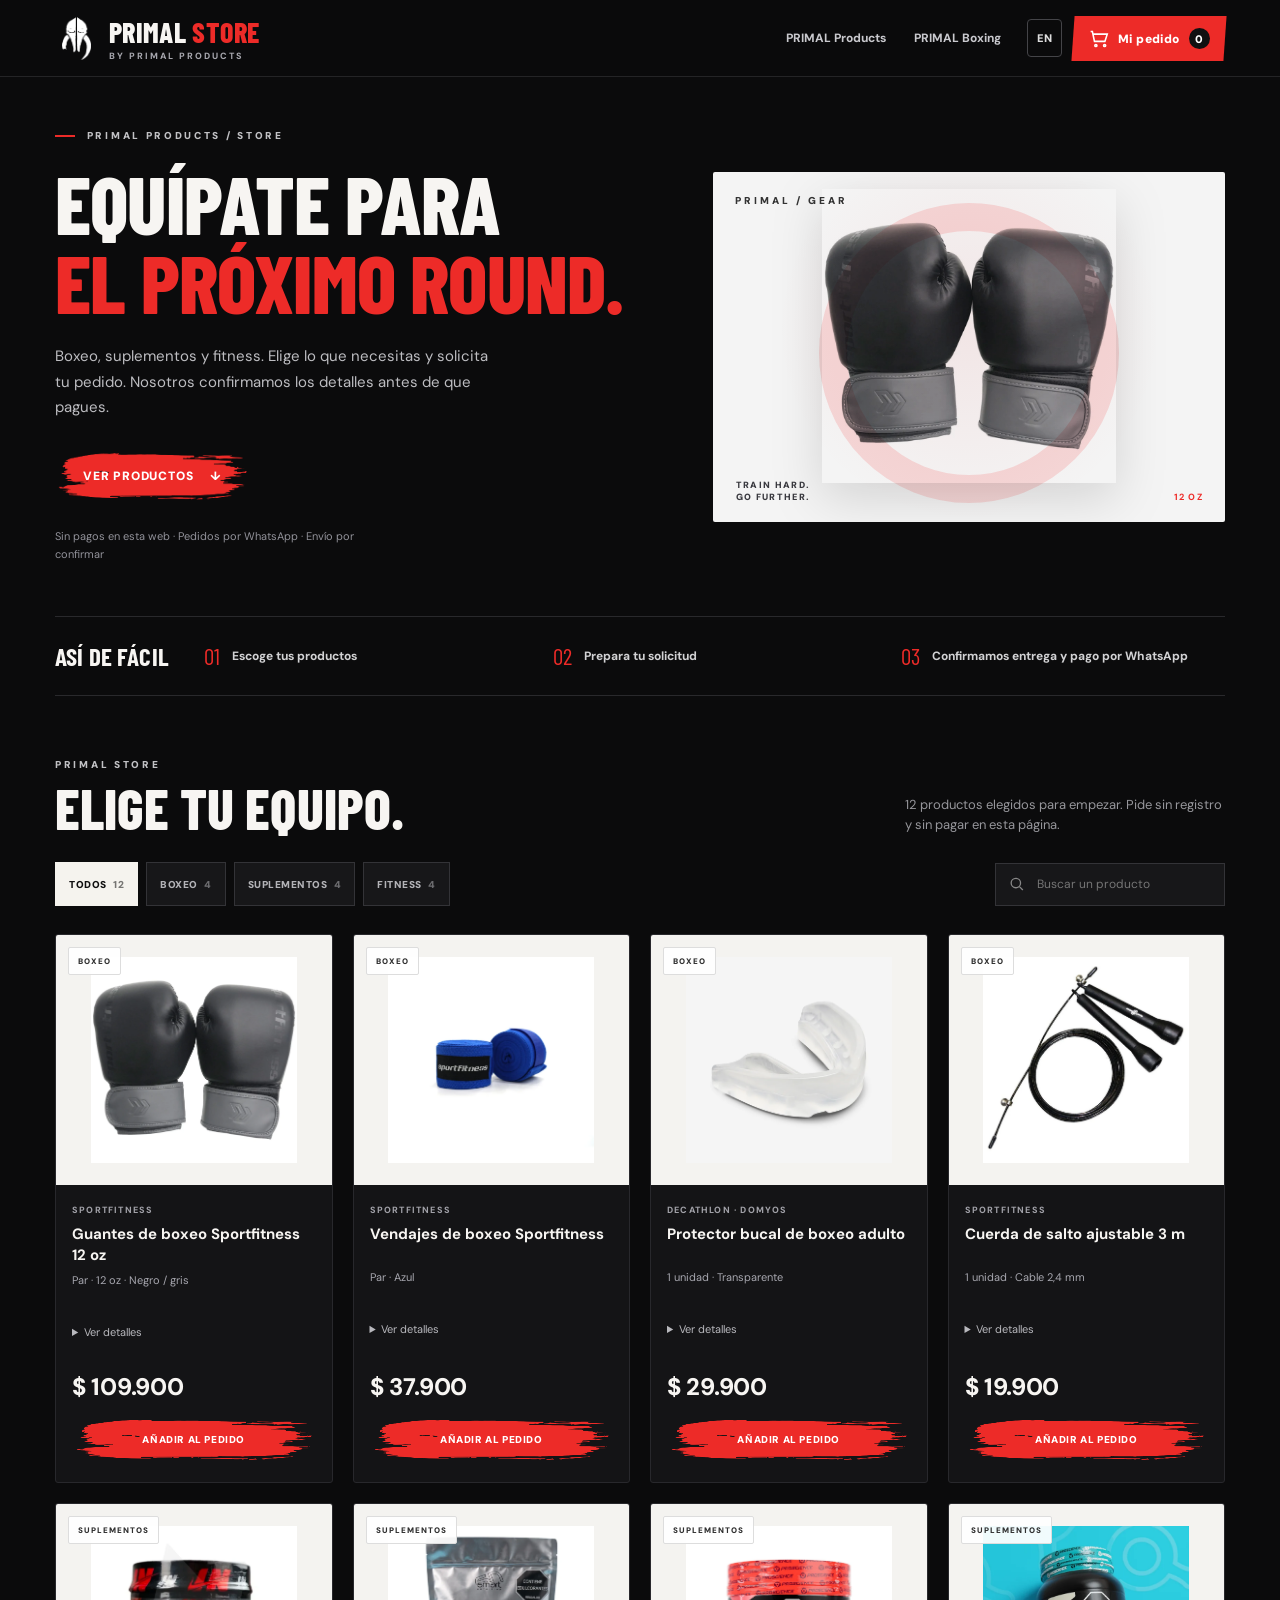
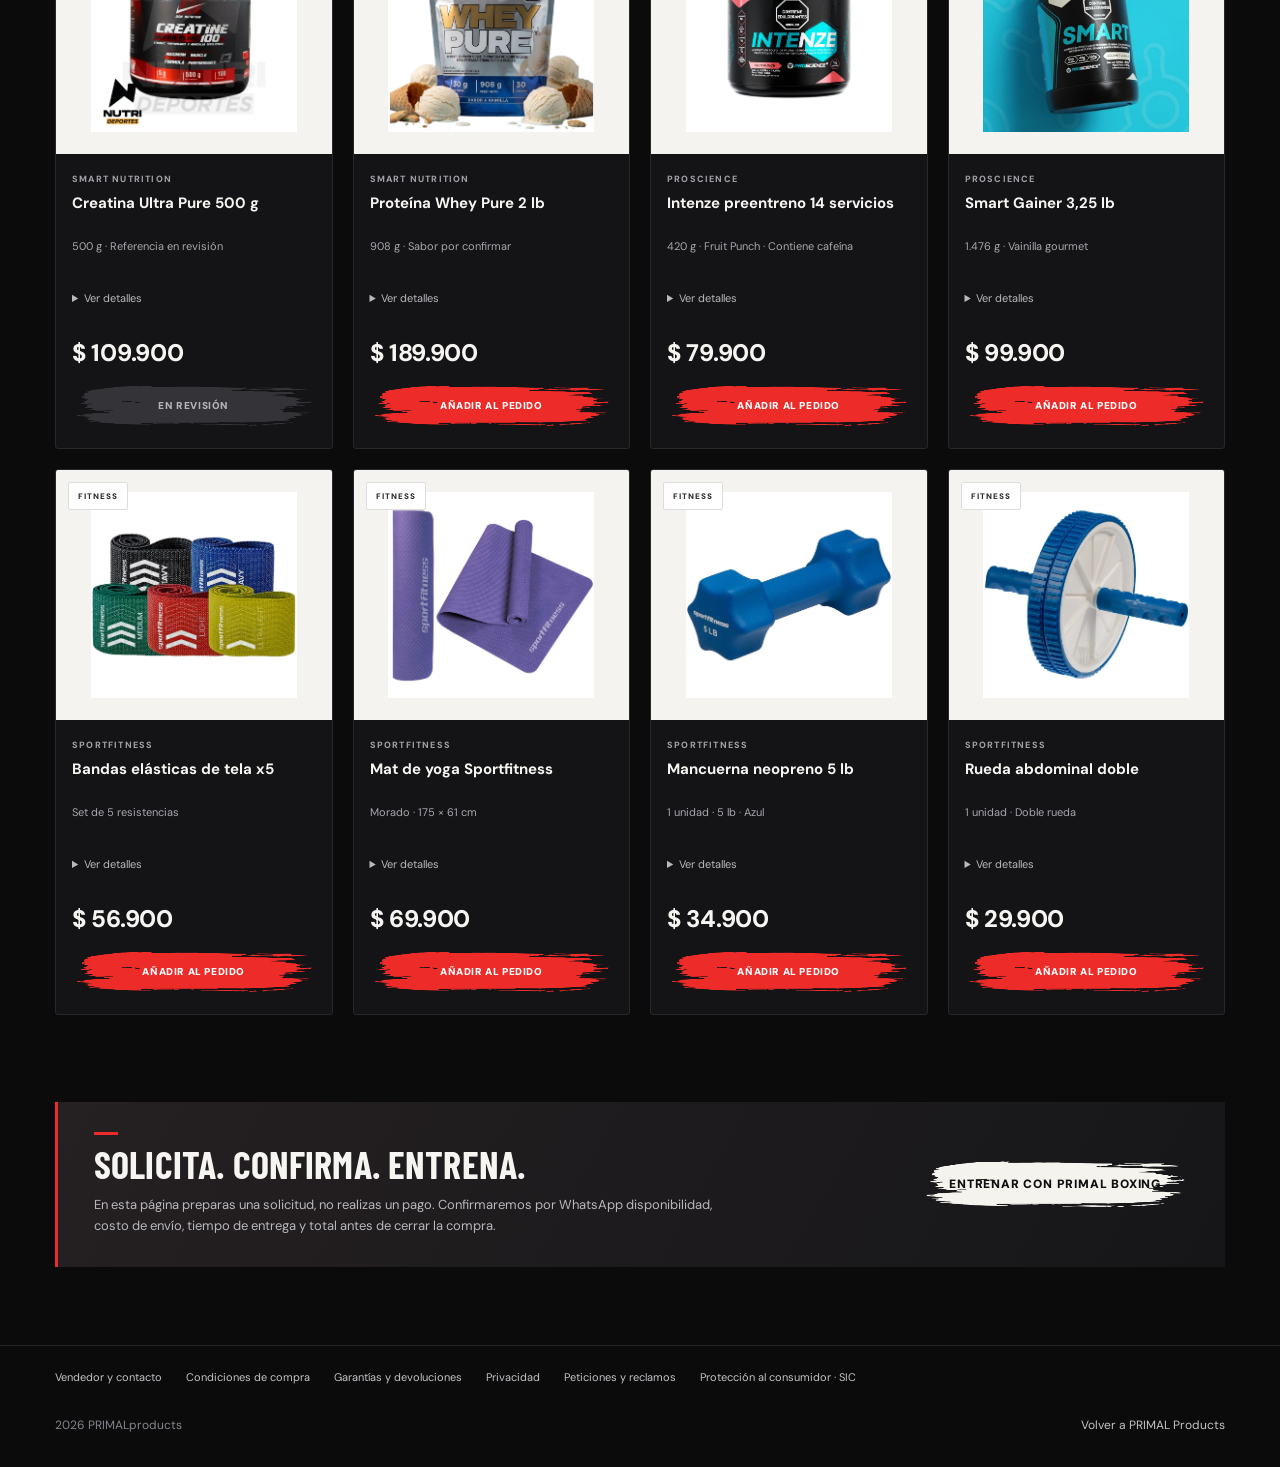
<file: index.html>
<!doctype html>
<html lang="es">
<head>
  <meta charset="utf-8">
  <meta name="viewport" content="width=device-width, initial-scale=1, viewport-fit=cover">
  <meta name="theme-color" content="#0c0c0c">
  <meta name="description" content="PRIMAL Store: pide equipo de boxeo, suplementos y fitness desde Medellín. Selecciona y solicita por WhatsApp; confirmamos envío antes de pagar.">
  <link rel="canonical" href="https://primalproducts.com.co/Store/">
  <link rel="icon" href="imagenes/primal-icon.png" type="image/png">
  <meta property="og:title" content="PRIMAL Store | Equípate para el próximo round">
  <meta property="og:description" content="Boxeo, suplementos y fitness. Prepara tu pedido y confirma por WhatsApp antes de pagar.">
  <meta property="og:image" content="https://primalproducts.com.co/primal-share.jpg">
  <link rel="preconnect" href="https://fonts.googleapis.com">
  <link rel="preconnect" href="https://fonts.gstatic.com" crossorigin>
  <link href="https://fonts.googleapis.com/css2?family=Barlow+Condensed:wght@600;700;800;900&family=DM+Sans:wght@400;500;600;700;800&display=swap" rel="stylesheet">
  <link rel="stylesheet" href="style.css">
  <title>PRIMAL Store | Boxeo, suplementos y fitness</title>
  <script defer src="catalogo.js"></script>
  <script defer src="pedido.js"></script>
  <script defer src="app.js"></script>
</head>
<body>
  <a class="skip" href="#productos">Ir a los productos</a>
  <header class="header">
    <div class="shell header-in">
      <a class="brand" href="https://primalproducts.com.co/" aria-label="Volver a PRIMAL Products">
        <img src="imagenes/primal-icon.png" alt="Icono original PRIMAL Products" width="43" height="43">
        <span><b>PRIMAL<span class="red"> STORE</span></b><small>BY PRIMAL PRODUCTS</small></span>
      </a>
      <nav class="topnav" aria-label="Navegación principal">
        <a href="https://primalproducts.com.co/" id="backLink">PRIMAL Products</a>
        <a href="https://primalproducts.com.co/Primal-Boxing/" id="boxingLink">PRIMAL Boxing</a>
      </nav>
      <div class="header-actions">
        <button class="lang-btn" id="langBtn" type="button" aria-label="Change language">EN</button>
        <button class="cart-btn" id="openCart" aria-controls="drawer" aria-expanded="false" type="button" aria-label="Ver pedido">
          <svg width="21" height="21" viewBox="0 0 24 24" fill="none" stroke="currentColor" stroke-width="1.8" aria-hidden="true"><path d="M3 4h2l2.4 11.3h11.9L22 7H6"/><circle cx="9" cy="20" r="1.2"/><circle cx="19" cy="20" r="1.2"/></svg>
          <span id="cartLabel">Mi pedido</span><span id="cartCount">0</span>
        </button>
      </div>
    </div>
  </header>
  <main>
    <noscript><p class="shell">Activa JavaScript para consultar el catálogo y preparar tu pedido.</p></noscript>
    <section class="hero shell" aria-labelledby="heroTitle">
      <div class="hero-copy">
        <div class="eyebrow"><span class="red-line"></span> PRIMAL PRODUCTS / STORE</div>
        <h1 id="heroTitle">EQUÍPATE PARA<br><em>EL PRÓXIMO ROUND.</em></h1>
        <p id="heroText">Boxeo, suplementos y fitness. Elige lo que necesitas y solicita tu pedido. Nosotros confirmamos los detalles antes de que pagues.</p>
        <a href="#productos" class="brush primary" id="exploreBtn">VER PRODUCTOS <span aria-hidden="true">↓</span></a>
        <div class="hero-fine" id="heroFine">Sin pagos en esta web · Pedidos por WhatsApp · Envío por confirmar</div>
      </div>
      <div class="hero-feature" aria-hidden="true">
        <span class="feature-label">PRIMAL / GEAR</span>
        <div class="hero-ring"></div>
        <img src="imagenes/box-guantes-12.webp" alt="" width="330" height="330">
        <div class="feature-foot"><span>TRAIN HARD.<br>GO FURTHER.</span><b>12 OZ</b></div>
      </div>
    </section>
    <section class="how shell" aria-labelledby="howTitle">
      <h2 id="howTitle">ASÍ DE FÁCIL</h2>
      <div class="how-steps">
        <div><span>01</span><p id="step1">Escoge tus productos</p></div>
        <div><span>02</span><p id="step2">Prepara tu solicitud</p></div>
        <div><span>03</span><p id="step3">Confirmamos entrega y pago por WhatsApp</p></div>
      </div>
    </section>
    <section id="productos" class="shop-section shell">
      <div class="section-heading"><div><div class="eyebrow">PRIMAL STORE</div><h2 id="catalogTitle">ELIGE TU EQUIPO.</h2></div><p id="catalogSub">12 productos elegidos para empezar. Pide sin registro y sin pagar en esta página.</p></div>
      <div class="shop-tools">
        <div class="filters" id="filters" aria-label="Filtrar por categoría">
          <button type="button" class="filter active" data-cat="todos">TODOS <span>12</span></button>
          <button type="button" class="filter" data-cat="boxeo">BOXEO <span>4</span></button>
          <button type="button" class="filter" data-cat="suplementos">SUPLEMENTOS <span>4</span></button>
          <button type="button" class="filter" data-cat="fitness">FITNESS <span>4</span></button>
        </div>
        <label class="search"><svg width="18" height="18" viewBox="0 0 24 24" fill="none" stroke="currentColor" stroke-width="2" aria-hidden="true"><circle cx="10.5" cy="10.5" r="7.2"/><path d="m16 16 5.2 5.2"/></svg><input id="search" type="search" placeholder="Buscar un producto" aria-label="Buscar productos"></label>
      </div>
      <div class="product-grid" id="productGrid"></div>
      <div id="emptyProducts" class="empty-products" hidden>No encontramos productos con esa búsqueda.</div>
    </section>
    <section class="notice shell">
      <div><span class="notice-line"></span><h2 id="noticeTitle">SOLICITA. CONFIRMA. ENTRENA.</h2><p id="noticeBody">En esta página preparas una solicitud, no realizas un pago. Confirmaremos por WhatsApp disponibilidad, costo de envío, tiempo de entrega y total antes de cerrar la compra.</p></div>
      <a href="https://primalproducts.com.co/Primal-Boxing/" class="brush secondary" id="trainingCta">ENTRENAR CON PRIMAL BOXING</a>
    </section>
  </main>
  <footer class="footer"><nav class="shell legal-nav" aria-label="Información de compra"><a href="legal.html#vendedor">Vendedor y contacto</a><a href="legal.html#compra">Condiciones de compra</a><a href="legal.html#devoluciones">Garantías y devoluciones</a><a href="legal.html#privacidad">Privacidad</a><a href="legal.html#reclamos">Peticiones y reclamos</a><a href="https://www.sic.gov.co/" target="_blank" rel="noopener noreferrer">Protección al consumidor · SIC</a></nav><div class="shell footer-in"><span>2026 PRIMALproducts</span><a href="https://primalproducts.com.co/" id="footerBack">Volver a PRIMAL Products</a></div></footer>

  <div id="overlay" class="overlay" hidden></div>
  <aside id="drawer" class="drawer" role="dialog" aria-modal="true" aria-labelledby="drawerTitle" aria-hidden="true" inert tabindex="-1">
    <div class="drawer-head"><div><small>PRIMAL STORE</small><h2 id="drawerTitle">TU PEDIDO</h2></div><button type="button" class="close" id="closeCart" aria-label="Cerrar pedido">×</button></div>
    <div id="cartItems" class="cart-items"></div>
    <div id="copyPanel" class="copy-panel" hidden><label for="orderSummary" id="summaryLabel">Resumen para copiar</label><textarea id="orderSummary" readonly rows="6"></textarea></div>
    <div class="drawer-bottom">
      <div class="total"><span id="subtotalLabel">Subtotal</span><b id="subtotal">$0</b></div>
      <small id="shippingCopy">El envío se confirma antes del pago.</small>
      <a class="checkout-wa" id="checkout" target="_blank" rel="noopener noreferrer" aria-describedby="checkoutHelp">
        <svg width="28" height="28" viewBox="0 0 24 24" fill="currentColor" aria-hidden="true"><path d="M20.5 3.5A11.9 11.9 0 0 0 12 0 12 12 0 0 0 1.6 18L0 24l6.2-1.6A12 12 0 0 0 24 12c0-3.2-1.2-6.2-3.5-8.5ZM12 22a10 10 0 0 1-5.1-1.4l-.4-.2-3.7 1 1-3.6-.3-.4A10 10 0 1 1 12 22Zm5.5-7.4c-.3-.1-1.8-.9-2.1-1-.3-.1-.5-.1-.7.2-.2.3-.8 1-.9 1.1-.2.2-.3.2-.6.1-.3-.2-1.3-.5-2.4-1.5-.9-.8-1.5-1.8-1.7-2.1-.2-.3 0-.5.1-.6l.5-.6.3-.5c.1-.2 0-.4 0-.5l-1-2.3c-.2-.6-.5-.5-.7-.5h-.6c-.2 0-.5.1-.8.4-.3.3-1 1-1 2.5s1.1 2.9 1.3 3.1c.1.2 2.1 3.3 5.1 4.6.7.3 1.3.5 1.7.6.7.2 1.3.2 1.8.1.5-.1 1.8-.8 2-1.4.3-.7.3-1.3.2-1.4-.1-.2-.3-.2-.6-.4Z"/></svg>
        <span><strong id="checkoutTitle">COMPRAR POR WHATSAPP</strong><small id="checkoutSubtitle">Tu pedido listo. Hablemos.</small></span><span class="cta-arrow" aria-hidden="true">→</span>
      </a>
      <small id="checkoutHelp" class="checkout-help" role="status"></small>
      <p class="checkout-legal" id="checkoutLegal">El mensaje llevará los productos de tu carrito. Revisa las <a href="legal.html#compra" target="_blank" rel="noopener">condiciones</a> y el <a href="legal.html#privacidad" target="_blank" rel="noopener">aviso de privacidad</a>.</p>
      <div class="order-actions"><button id="copyOrder" type="button">Copiar pedido</button><button id="downloadOrder" type="button">Descargar resumen</button><button id="clearCart" type="button">Vaciar pedido</button></div>
    </div>
  </aside>
  <button id="mobileCart" class="mobile-cart" type="button" hidden><span id="mobileCartText">Ver mi pedido</span><b id="mobileTotal"></b><span aria-hidden="true">→</span></button>
  <div id="toast" class="toast" role="status" aria-live="polite"></div>
</body>
</html>
</file>
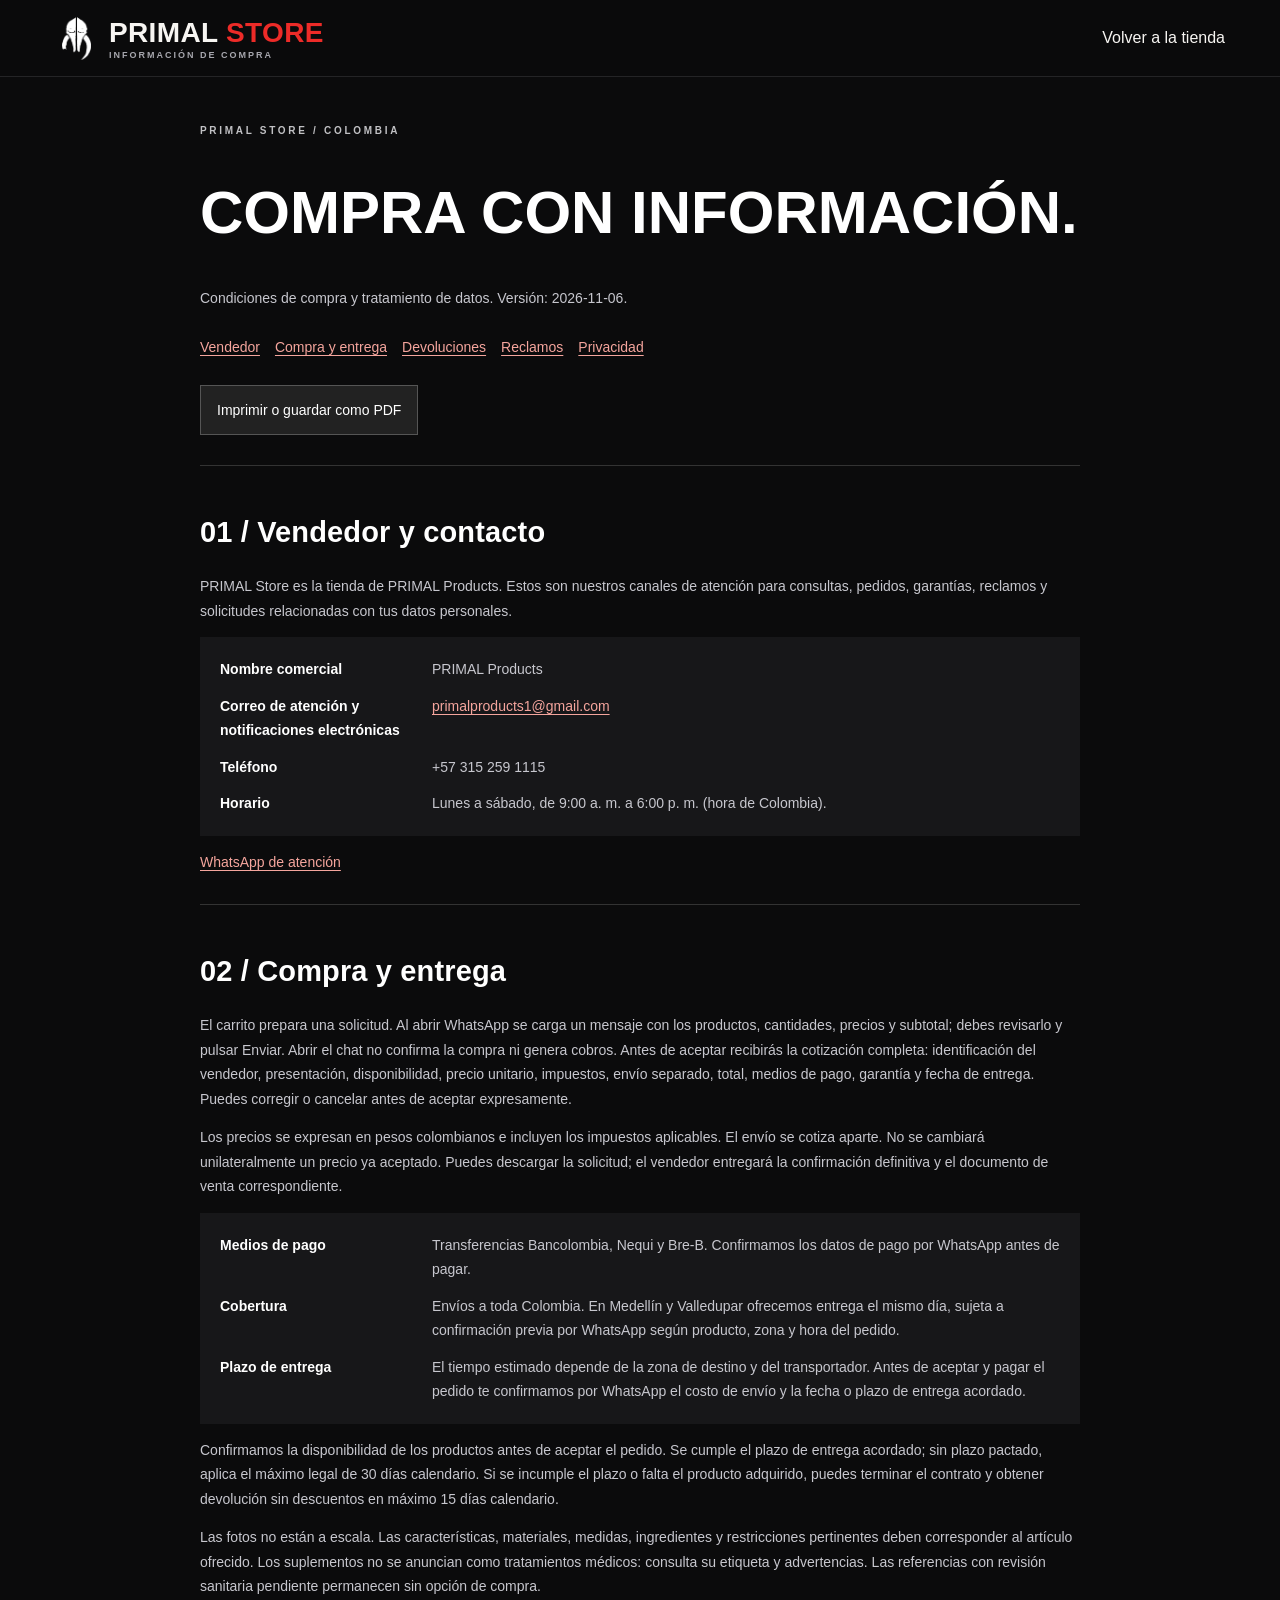
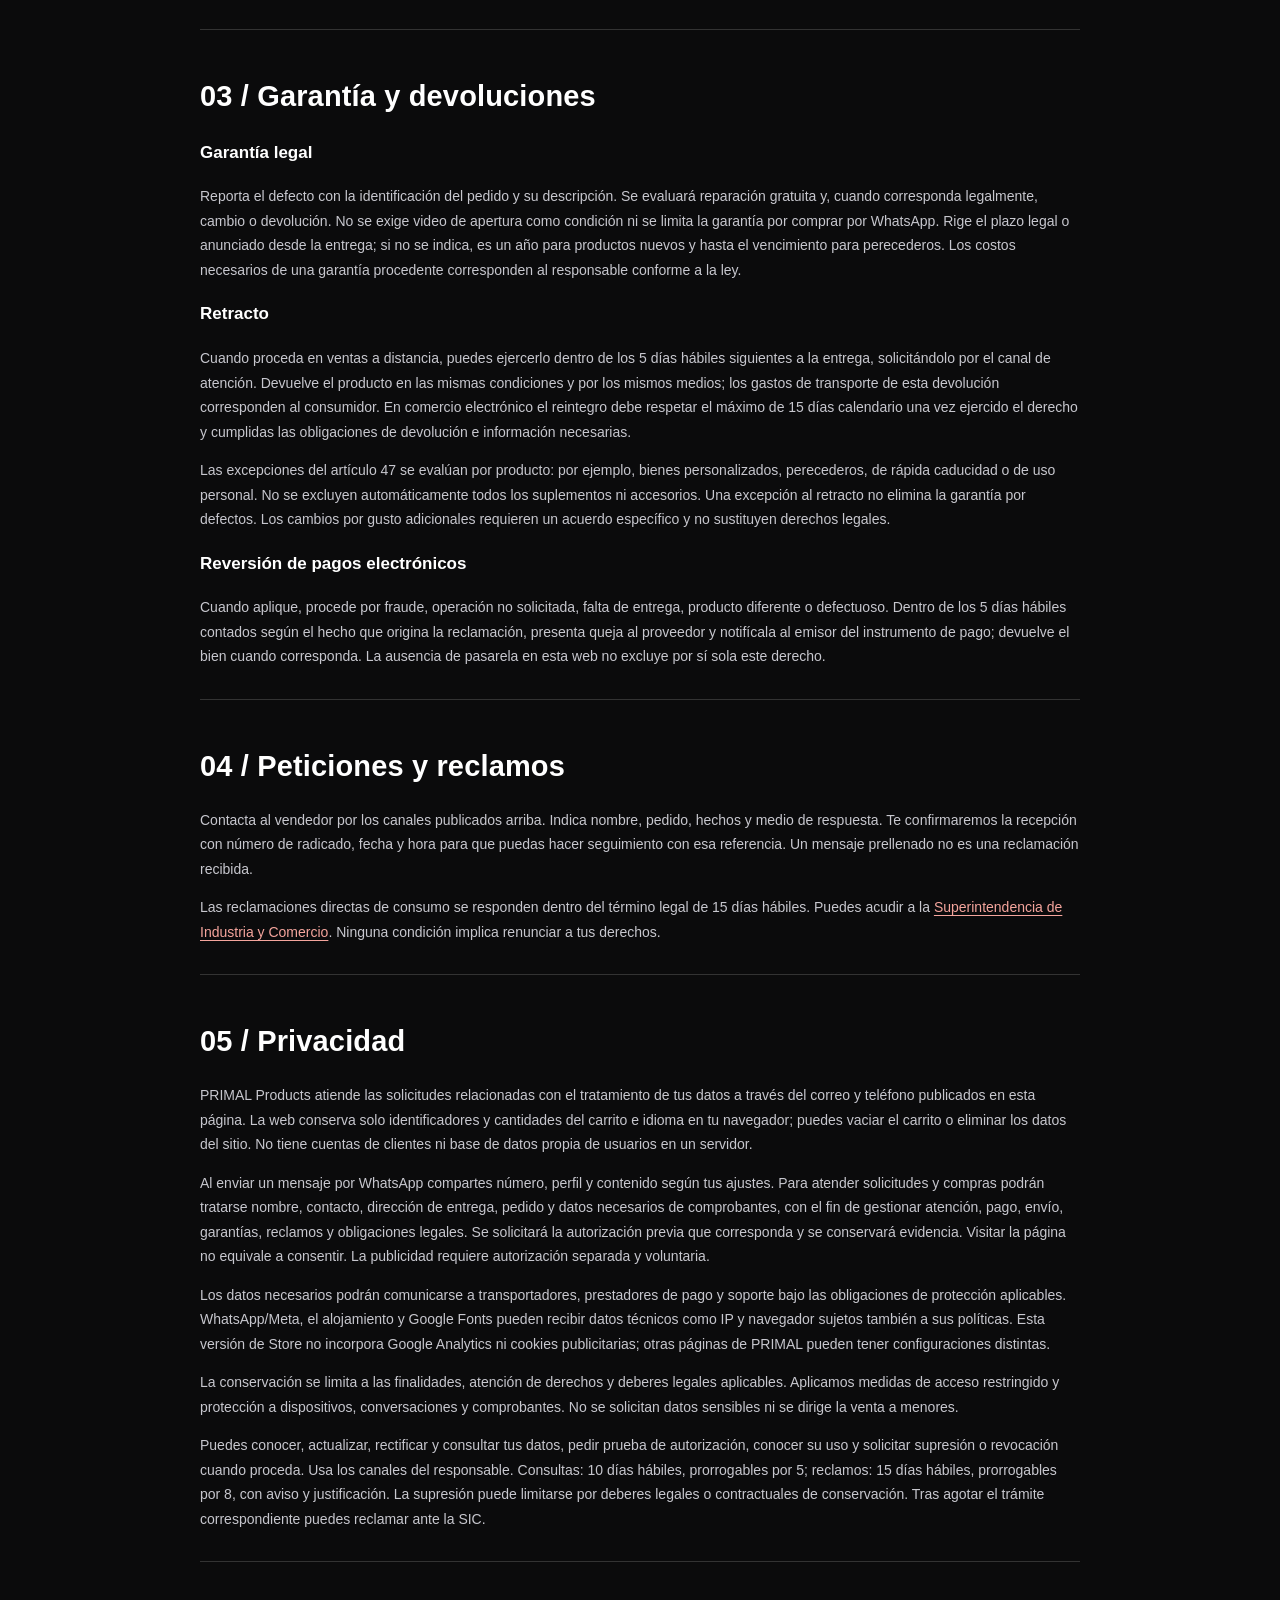
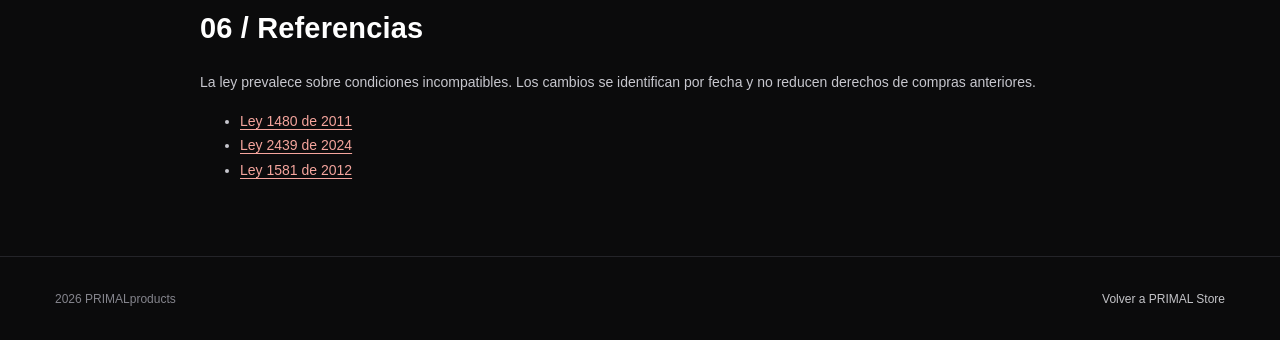
<file: legal.html>
<!doctype html><html lang="es"><head><meta charset="utf-8"><meta name="viewport" content="width=device-width,initial-scale=1"><title>Condiciones y privacidad | PRIMAL Store</title><link rel="icon" href="imagenes/primal-icon.png"><link rel="stylesheet" href="style.css"><link rel="stylesheet" href="legal.css"><script defer src="catalogo.js"></script><script defer src="negocio.js"></script><script defer src="legal.js"></script></head><body>
<header class="header"><div class="shell header-in"><a class="brand" href="index.html"><img src="imagenes/primal-icon.png" width="43" height="43" alt="PRIMAL Products"><span><b>PRIMAL<span class="red"> STORE</span></b><small>INFORMACIÓN DE COMPRA</small></span></a><a href="index.html">Volver a la tienda</a></div></header>
<main class="shell legal-page"><div class="eyebrow">PRIMAL STORE / COLOMBIA</div><h1>COMPRA CON INFORMACIÓN.</h1><p>Condiciones de compra y tratamiento de datos. Versión: <span data-business="vigencia">2026-11-06</span>.</p>
<nav class="legal-index"><a href="#vendedor">Vendedor</a><a href="#compra">Compra y entrega</a><a href="#devoluciones">Devoluciones</a><a href="#reclamos">Reclamos</a><a href="#privacidad">Privacidad</a></nav><button id="printLegal">Imprimir o guardar como PDF</button>
<section id="vendedor"><h2>01 / Vendedor y contacto</h2><p>PRIMAL Store es la tienda de PRIMAL Products. Estos son nuestros canales de atención para consultas, pedidos, garantías, reclamos y solicitudes relacionadas con tus datos personales.</p><dl><dt>Nombre comercial</dt><dd data-business="nombreComercial"></dd><dt>Correo de atención y notificaciones electrónicas</dt><dd id="businessEmail"></dd><dt>Teléfono</dt><dd data-business="telefono"></dd><dt>Horario</dt><dd data-business="horario"></dd></dl><a id="contactWA" hidden target="_blank" rel="noopener">WhatsApp de atención</a></section>
<section id="compra"><h2>02 / Compra y entrega</h2><p>El carrito prepara una solicitud. Al abrir WhatsApp se carga un mensaje con los productos, cantidades, precios y subtotal; debes revisarlo y pulsar Enviar. Abrir el chat no confirma la compra ni genera cobros. Antes de aceptar recibirás la cotización completa: identificación del vendedor, presentación, disponibilidad, precio unitario, impuestos, envío separado, total, medios de pago, garantía y fecha de entrega. Puedes corregir o cancelar antes de aceptar expresamente.</p><p>Los precios se expresan en pesos colombianos e incluyen los impuestos aplicables. El envío se cotiza aparte. No se cambiará unilateralmente un precio ya aceptado. Puedes descargar la solicitud; el vendedor entregará la confirmación definitiva y el documento de venta correspondiente.</p><dl><dt>Medios de pago</dt><dd data-business="mediosPago"></dd><dt>Cobertura</dt><dd data-business="cobertura"></dd><dt>Plazo de entrega</dt><dd data-business="plazoEntrega"></dd></dl><p>Confirmamos la disponibilidad de los productos antes de aceptar el pedido. Se cumple el plazo de entrega acordado; sin plazo pactado, aplica el máximo legal de 30 días calendario. Si se incumple el plazo o falta el producto adquirido, puedes terminar el contrato y obtener devolución sin descuentos en máximo 15 días calendario.</p><p>Las fotos no están a escala. Las características, materiales, medidas, ingredientes y restricciones pertinentes deben corresponder al artículo ofrecido. Los suplementos no se anuncian como tratamientos médicos: consulta su etiqueta y advertencias. Las referencias con revisión sanitaria pendiente permanecen sin opción de compra.</p></section>
<section id="devoluciones"><h2>03 / Garantía y devoluciones</h2><h3>Garantía legal</h3><p>Reporta el defecto con la identificación del pedido y su descripción. Se evaluará reparación gratuita y, cuando corresponda legalmente, cambio o devolución. No se exige video de apertura como condición ni se limita la garantía por comprar por WhatsApp. Rige el plazo legal o anunciado desde la entrega; si no se indica, es un año para productos nuevos y hasta el vencimiento para perecederos. Los costos necesarios de una garantía procedente corresponden al responsable conforme a la ley.</p><h3>Retracto</h3><p>Cuando proceda en ventas a distancia, puedes ejercerlo dentro de los 5 días hábiles siguientes a la entrega, solicitándolo por el canal de atención. Devuelve el producto en las mismas condiciones y por los mismos medios; los gastos de transporte de esta devolución corresponden al consumidor. En comercio electrónico el reintegro debe respetar el máximo de 15 días calendario una vez ejercido el derecho y cumplidas las obligaciones de devolución e información necesarias.</p><p>Las excepciones del artículo 47 se evalúan por producto: por ejemplo, bienes personalizados, perecederos, de rápida caducidad o de uso personal. No se excluyen automáticamente todos los suplementos ni accesorios. Una excepción al retracto no elimina la garantía por defectos. Los cambios por gusto adicionales requieren un acuerdo específico y no sustituyen derechos legales.</p><h3>Reversión de pagos electrónicos</h3><p>Cuando aplique, procede por fraude, operación no solicitada, falta de entrega, producto diferente o defectuoso. Dentro de los 5 días hábiles contados según el hecho que origina la reclamación, presenta queja al proveedor y notifícala al emisor del instrumento de pago; devuelve el bien cuando corresponda. La ausencia de pasarela en esta web no excluye por sí sola este derecho.</p></section>
<section id="reclamos"><h2>04 / Peticiones y reclamos</h2><p>Contacta al vendedor por los canales publicados arriba. Indica nombre, pedido, hechos y medio de respuesta. Te confirmaremos la recepción con número de radicado, fecha y hora para que puedas hacer seguimiento con esa referencia. Un mensaje prellenado no es una reclamación recibida.</p><p>Las reclamaciones directas de consumo se responden dentro del término legal de 15 días hábiles. Puedes acudir a la <a href="https://www.sic.gov.co/" target="_blank" rel="noopener">Superintendencia de Industria y Comercio</a>. Ninguna condición implica renunciar a tus derechos.</p></section>
<section id="privacidad"><h2>05 / Privacidad</h2><p>PRIMAL Products atiende las solicitudes relacionadas con el tratamiento de tus datos a través del correo y teléfono publicados en esta página. La web conserva solo identificadores y cantidades del carrito e idioma en tu navegador; puedes vaciar el carrito o eliminar los datos del sitio. No tiene cuentas de clientes ni base de datos propia de usuarios en un servidor.</p><p>Al enviar un mensaje por WhatsApp compartes número, perfil y contenido según tus ajustes. Para atender solicitudes y compras podrán tratarse nombre, contacto, dirección de entrega, pedido y datos necesarios de comprobantes, con el fin de gestionar atención, pago, envío, garantías, reclamos y obligaciones legales. Se solicitará la autorización previa que corresponda y se conservará evidencia. Visitar la página no equivale a consentir. La publicidad requiere autorización separada y voluntaria.</p><p>Los datos necesarios podrán comunicarse a transportadores, prestadores de pago y soporte bajo las obligaciones de protección aplicables. WhatsApp/Meta, el alojamiento y Google Fonts pueden recibir datos técnicos como IP y navegador sujetos también a sus políticas. Esta versión de Store no incorpora Google Analytics ni cookies publicitarias; otras páginas de PRIMAL pueden tener configuraciones distintas.</p><p>La conservación se limita a las finalidades, atención de derechos y deberes legales aplicables. Aplicamos medidas de acceso restringido y protección a dispositivos, conversaciones y comprobantes. No se solicitan datos sensibles ni se dirige la venta a menores.</p><p>Puedes conocer, actualizar, rectificar y consultar tus datos, pedir prueba de autorización, conocer su uso y solicitar supresión o revocación cuando proceda. Usa los canales del responsable. Consultas: 10 días hábiles, prorrogables por 5; reclamos: 15 días hábiles, prorrogables por 8, con aviso y justificación. La supresión puede limitarse por deberes legales o contractuales de conservación. Tras agotar el trámite correspondiente puedes reclamar ante la SIC.</p></section>
<section><h2>06 / Referencias</h2><p>La ley prevalece sobre condiciones incompatibles. Los cambios se identifican por fecha y no reducen derechos de compras anteriores.</p><ul><li><a href="https://www.funcionpublica.gov.co/eva/gestornormativo/norma.php?i=44306">Ley 1480 de 2011</a></li><li><a href="https://www.funcionpublica.gov.co/eva/gestornormativo/norma.php/norma_pdf.php?i=257116">Ley 2439 de 2024</a></li><li><a href="https://www.funcionpublica.gov.co/eva/gestornormativo/norma.php/norma_pdf.php?i=49981">Ley 1581 de 2012</a></li></ul></section>
</main><footer class="footer"><div class="shell footer-in"><span>2026 PRIMALproducts</span><a href="index.html">Volver a PRIMAL Store</a></div></footer></body></html>
</file>
<file: style.css>
:root{color-scheme:dark;--bg:#0b0b0c;--panel:#161619;--line:#29292c;--muted:#96969b;--text:#f7f5f2;--red:#ed2b28;--reddeep:#af161a;--white:#f5f3ee}
*{box-sizing:border-box}html{scroll-behavior:smooth;scroll-padding-top:96px}body{margin:0;color:var(--text);background:var(--bg);font-family:Inter,'Arial',sans-serif;-webkit-font-smoothing:antialiased}body.locked{overflow:hidden}button,input{font:inherit}button{cursor:pointer}a{color:inherit;text-decoration:none}.shell{width:min(1170px,calc(100% - 52px));margin:auto}.skip{position:absolute;top:-100px;left:0;background:white;color:black;padding:10px;z-index:100}.skip:focus{top:0}.red{color:var(--red)}.header{position:sticky;top:0;z-index:30;background:rgba(11,11,12,.96);border-bottom:1px solid #242426;backdrop-filter:blur(16px)}.header-in{height:78px;display:flex;align-items:center;justify-content:space-between;gap:26px}.brand{display:flex;align-items:center;gap:11px;white-space:nowrap}.brand img{height:43px;width:43px;object-fit:contain;mix-blend-mode:screen}.brand b{font-family:Impact,'Arial Narrow',sans-serif;font-size:26px;letter-spacing:.35px;font-weight:800}.brand small{display:block;font-size:9px;letter-spacing:2px;margin-top:1px;color:#a7a7ae;font-weight:800}.topnav{display:flex;gap:28px;margin-left:auto}.topnav a{font-size:12px;font-weight:750;color:#c9c9ce}.topnav a:hover,.footer a:hover{color:white}.header-actions{display:flex;align-items:center;gap:11px}.lang-btn{background:none;color:#ddd;border:1px solid #444448;padding:11px 9px;font-size:11px;font-weight:900;border-radius:4px}.cart-btn{background:var(--red);border:0;color:white;padding:12px 15px;display:flex;gap:9px;align-items:center;font-weight:900;font-size:12px;letter-spacing:.4px;transform:skew(-4deg)}.cart-btn>*{transform:skew(4deg)}#cartCount{background:#101011;min-width:21px;height:21px;display:inline-grid;place-items:center;border-radius:50%;font-size:11px}
.hero{display:grid;grid-template-columns:1.2fr .8fr;min-height:494px;gap:32px;padding-top:65px;padding-bottom:68px}.hero-copy{align-self:center}.eyebrow{font-size:10px;color:#c1c1c4;font-weight:900;letter-spacing:2.7px}.red-line{display:inline-block;width:20px;height:2px;background:var(--red);vertical-align:middle;margin-right:7px}.hero h1,h2{font-family:Impact,'Arial Narrow',sans-serif;letter-spacing:.15px}.hero h1{font-size:clamp(58px,6.5vw,99px);line-height:.94;font-weight:900;margin:21px 0 24px}.hero h1 em{font-style:normal;color:var(--red)}.hero-copy>p{max-width:520px;color:#bdbdc1;font-size:16px;line-height:1.75;margin:0 0 28px}.brush{display:inline-flex;align-items:center;justify-content:center;gap:17px;position:relative;padding:16px 23px;border:0;font-size:12px;letter-spacing:.8px;font-weight:1000;font-family:Inter,Arial,sans-serif;clip-path:polygon(1% 5%,95% 0,100% 16%,97% 89%,90% 96%,4% 100%,0 78%);transition:filter .2s,transform .2s}.brush:hover{filter:brightness(1.13);transform:translateY(-2px)}.brush:active{transform:translateY(0)}.brush.primary{color:white;background:var(--red)}.brush.secondary{border:1px solid #fff;color:white;background:#171717;clip-path:polygon(0 11%,96% 0,100% 17%,99% 89%,90% 100%,2% 95%)}.hero-fine{font-size:11px;color:#92929a;margin-top:24px}.hero-feature{align-self:center;position:relative;height:350px;background:linear-gradient(135deg,#f7f7f5,#e9e8e4);border:1px solid #b7b7b9;overflow:hidden;isolation:isolate}.hero-feature::before{content:'';position:absolute;inset:0;background:radial-gradient(circle at 50% 45%,#d4242512,transparent 60%)}.hero-feature img{position:absolute;z-index:2;left:15%;top:12%;height:74%;width:70%;object-fit:contain;mix-blend-mode:multiply;filter:drop-shadow(0 15px 25px #0002)}.feature-label{position:absolute;top:22px;left:22px;letter-spacing:3px;font-size:10px;color:#333;font-weight:900}.hero-ring{position:absolute;border:28px solid #9a171726;border-radius:50%;width:300px;height:300px;top:31px;left:calc(50% - 150px)}.feature-foot{position:absolute;bottom:19px;left:23px;right:22px;display:flex;justify-content:space-between;align-items:end;font-size:9px;letter-spacing:1.3px;font-weight:900;color:#39393f}.feature-foot b{color:var(--red)}
.how{display:flex;align-items:center;gap:35px;padding-top:24px;padding-bottom:24px;border-top:1px solid var(--line);border-bottom:1px solid var(--line)}.how h2{font-size:23px;white-space:nowrap;margin:0}.how-steps{display:grid;grid-template-columns:repeat(3,1fr);gap:25px;flex:1}.how-steps>div{display:flex;align-items:center;gap:12px}.how-steps span{font-size:23px;font-family:Impact,Arial,sans-serif;color:var(--red)}.how-steps p{font-size:12px;font-weight:750;color:#d2d2d4;margin:0;line-height:1.4}.shop-section{padding-top:79px;padding-bottom:87px}.section-heading{display:flex;justify-content:space-between;align-items:end;gap:20px;margin-bottom:26px}.section-heading h2{font-size:clamp(40px,4.5vw,61px);margin:9px 0 0;line-height:1}.section-heading p{color:var(--muted);max-width:320px;font-size:13px;line-height:1.6;margin:0}.shop-tools{display:flex;align-items:center;justify-content:space-between;gap:20px;margin-bottom:28px}.filters{display:flex;gap:8px;flex-wrap:wrap}.filter{border:1px solid #333337;color:#b3b3b7;background:#171719;padding:12px 13px;font-size:10px;letter-spacing:.5px;font-weight:900}.filter.active{background:var(--white);color:#101010;border-color:var(--white)}.filter span{opacity:.55;margin-left:4px}.search{display:flex;align-items:center;gap:10px;background:#171719;border:1px solid #333337;padding:0 13px;color:#888;min-width:230px}.search input{border:0;outline:0;background:transparent;color:white;width:100%;height:41px;font-size:12px}.search:focus-within{border-color:var(--red)}.product-grid{display:grid;grid-template-columns:repeat(4,minmax(0,1fr));gap:20px}.product{display:flex;flex-direction:column;border:1px solid #313135;background:#171719;min-width:0;overflow:hidden;transition:border-color .2s,transform .2s}.product:hover{transform:translateY(-3px);border-color:#5d5d61}.photo{height:230px;position:relative;background:#f1f1f0;display:flex;align-items:center;justify-content:center}.photo img{width:100%;height:100%;object-fit:contain;mix-blend-mode:multiply;padding:12px;display:block}.photo .pill{position:absolute;left:11px;top:11px;background:#111;color:#fff;padding:8px 9px;font-weight:900;letter-spacing:1px;font-size:9px}.photo .image-fail{display:none;position:absolute;inset:0;align-items:center;justify-content:center;color:#333;font-size:12px;text-align:center;padding:15px}.photo.missing img{display:none}.photo.missing .image-fail{display:flex}.product-body{padding:17px;display:flex;flex-direction:column;flex:1}.product-brand{color:#a1a1a8;font-size:10px;font-weight:800;letter-spacing:1px;text-transform:uppercase}.product h3{font-size:15px;font-weight:850;line-height:1.3;margin:8px 0 6px;min-height:39px}.product-desc{font-size:11px;color:#aaa;line-height:1.55;margin:0 0 10px}.product-size{color:#d1d1d5;font-size:11px;margin:0 0 16px;line-height:1.4}.product-bottom{margin-top:auto}.price{font-size:21px;font-weight:1000;letter-spacing:-.3px;margin-bottom:14px}.add{width:100%;background:var(--red);color:#fff;border:0;font-weight:1000;letter-spacing:.6px;font-size:11px;min-height:44px;clip-path:polygon(1% 5%,97% 0,100% 12%,98% 96%,3% 100%,0 89%)}.add:hover{filter:brightness(1.18)}.empty-products{padding:40px;border:1px solid var(--line);text-align:center}.notice{margin-bottom:78px;background:linear-gradient(120deg,#252022,#161619);padding:30px 36px;display:flex;align-items:center;justify-content:space-between;gap:25px;border-left:3px solid var(--red)}.notice>div{max-width:630px}.notice-line{display:block;width:24px;background:var(--red);height:3px}.notice h2{font-size:32px;line-height:1.05;margin:10px 0}.notice p{line-height:1.6;font-size:13px;color:#b8b8bd;margin:0}.footer{border-top:1px solid #242429}.footer-in{height:83px;display:flex;align-items:center;justify-content:space-between;color:#85858d;font-size:12px}.footer a{color:#c4c4c8}
.overlay{position:fixed;inset:0;background:#000a;z-index:50}.drawer{position:fixed;z-index:51;right:0;top:0;bottom:0;width:min(470px,100%);background:#141416;border-left:1px solid #343439;display:flex;flex-direction:column;transform:translateX(105%);transition:transform .25s;visibility:hidden}.drawer.open{visibility:visible;transform:translateX(0)}.drawer-head{display:flex;justify-content:space-between;align-items:start;padding:26px 24px;border-bottom:1px solid var(--line)}.drawer-head small{color:var(--red);font-size:10px;letter-spacing:2px;font-weight:900}.drawer-head h2{margin:4px 0 0;font-size:39px}.close{border:1px solid #47474c;color:#fff;background:none;width:39px;height:39px;font-size:27px}.cart-items{flex:1;overflow:auto;padding:10px 22px}.cart-empty{text-align:center;color:#a7a7ad;margin:60px 10px;font-size:13px;line-height:1.5}.cart-row{display:grid;grid-template-columns:76px 1fr;gap:13px;padding:15px 0;border-bottom:1px solid #303034}.cart-row img{width:76px;height:76px;object-fit:contain;background:#eee}.cart-name{font-weight:850;font-size:13px;line-height:1.3}.cart-price{font-weight:900;margin:7px 0;font-size:13px}.qty{display:flex;align-items:center;gap:12px}.qty button{height:28px;width:28px;background:#222227;border:1px solid #52525a;color:#fff;font-size:18px}.qty b{font-size:12px}.remove{margin-left:auto;background:transparent;border:0;color:#aeaeaf;font-size:11px;text-decoration:underline}.drawer-bottom{padding:22px 24px calc(25px + env(safe-area-inset-bottom));border-top:1px solid #35353a}.total{display:flex;justify-content:space-between;align-items:center;font-weight:800;margin-bottom:6px}.total b{font-size:25px}.drawer-bottom>small{display:block;font-size:11px;line-height:1.55;color:#a4a4ac}.checkout{margin-top:20px;width:100%;min-height:54px}.checkout:disabled{opacity:.4;cursor:not-allowed}.text-btn{display:block;border:0;background:none;color:#aaa;text-decoration:underline;margin:17px auto 0;font-size:11px}.checkout-help{margin-top:9px;color:#e6a8a8!important}.toast{position:fixed;left:50%;bottom:22px;transform:translate(-50%,150%);transition:transform .25s;background:#fff;color:#111;padding:14px 19px;z-index:70;font-weight:800;max-width:calc(100% - 30px);font-size:12px;text-align:center;box-shadow:0 5px 35px #0007}.toast.show{transform:translate(-50%,0)}
@media(max-width:1030px){.topnav{display:none}.hero{grid-template-columns:1fr .7fr}.product-grid{grid-template-columns:repeat(3,minmax(0,1fr))}.how{align-items:start;flex-direction:column;gap:16px}.how-steps{width:100%}}
@media(max-width:700px){.shell{width:calc(100% - 32px)}.header-in{height:67px;gap:8px}.brand img{width:35px;height:35px}.brand b{font-size:21px}.brand small{font-size:7px}.cart-btn{padding:10px}.cart-btn svg{width:19px}.cart-btn #cartLabel{display:none}.lang-btn{padding:9px 7px}.hero{grid-template-columns:1fr;gap:20px;padding-top:48px;padding-bottom:43px;min-height:auto}.hero h1{font-size:clamp(51px,13vw,77px);margin-top:17px}.hero-copy>p{font-size:14px}.hero-feature{height:230px}.hero-feature img{height:85%;top:4%}.hero-ring{top:-50px}.how{padding:20px 0}.how h2{font-size:22px}.how-steps{gap:10px}.how-steps>div{align-items:start;gap:6px}.how-steps span{font-size:19px}.how-steps p{font-size:10px}.shop-section{padding-top:57px;padding-bottom:60px}.section-heading{align-items:start;flex-direction:column;gap:10px}.section-heading h2{font-size:45px}.shop-tools{flex-direction:column;align-items:stretch;gap:16px}.filters{display:grid;grid-template-columns:repeat(4,1fr);gap:5px}.filter{font-size:9px;padding:12px 3px}.filter span{display:none}.search{width:100%}.product-grid{grid-template-columns:repeat(2,minmax(0,1fr));gap:10px}.photo{height:185px}.photo img{padding:6px}.product-body{padding:11px}.product h3{font-size:13px;min-height:50px}.product-desc{font-size:10px}.product-size{font-size:10px}.price{font-size:18px}.add{font-size:10px}.notice{padding:23px;margin-bottom:45px;display:block}.notice .brush{margin-top:22px;max-width:100%;text-align:center;font-size:10px}.footer-in{height:76px}}
@media(max-width:370px){.brand small{letter-spacing:1px}.brand b{font-size:19px}.product-grid{gap:8px}.photo{height:157px}.filters{grid-template-columns:repeat(2,1fr)}.product h3{font-size:12px}.hero h1{font-size:49px}}
@media(prefers-reduced-motion:reduce){*,*:before,*:after{scroll-behavior:auto!important;transition:none!important;animation:none!important}}
/* PRIMAL: tipografías y pincelada de la marca original */
body{font-family:'DM Sans',Arial,sans-serif}.brand b,.hero h1,h2,.how-steps span{font-family:'Barlow Condensed',Impact,'Arial Narrow',sans-serif}.brand b{font-size:28px;font-weight:800}.hero h1{font-size:clamp(62px,6.4vw,88px);font-weight:800;line-height:.96;letter-spacing:-.8px}.hero{padding-top:52px;padding-bottom:52px;min-height:460px;grid-template-columns:1.1fr .9fr}.hero-copy>p{font-size:15px;max-width:440px;line-height:1.7}.hero-feature{height:350px;border:0;border-radius:2px;background:#eae9e5}.hero-feature img{left:8%;width:84%;height:84%;top:5%}.hero-ring{border-color:#ed2b2826}.hero-fine{line-height:1.7;max-width:350px}.how h2{font-size:25px}.shop-section{padding-top:62px}.section-heading h2{font-weight:800;font-size:56px}.product{border:1px solid #28282c;background:#141416;border-radius:3px}.photo{height:250px;background:#f4f3f0}.photo img{padding:22px;mix-blend-mode:normal}.photo .pill{top:12px;left:12px;background:#ffffffee;color:#303030;font-size:8px;border:1px solid #ddd;border-radius:2px}.product-body{padding:19px 16px}.product h3{font-size:15px;line-height:1.4;font-weight:700}.product-desc{display:none}.product-size{color:#a7a7af;min-height:32px;line-height:1.5}.price{font-size:24px;font-weight:800;margin-bottom:14px}.product-brand{font-size:9px;letter-spacing:1.2px}.brush,.add{font-family:'DM Sans',Arial,sans-serif;clip-path:none;background:none!important;isolation:isolate;position:relative}.brush::before,.add::before{content:'';position:absolute;inset:0;z-index:-1;background:var(--red);mask:url('imagenes/brush-stroke.png') center/100% 100% no-repeat;-webkit-mask:url('imagenes/brush-stroke.png') center/100% 100% no-repeat}.brush.secondary{border:0;color:#101010}.brush.secondary::before{background:#f5f3ee}.brush{min-height:54px;padding:17px 28px;font-size:12px}.add{min-height:47px;font-size:10px}.add:disabled{color:#b3b3b8;cursor:default}.add:disabled::before{background:#343438}.add:disabled:hover{filter:none}.checkout.primary::before{background:#168441}.checkout-help{color:#aaaab2!important}.close{min-width:44px;min-height:44px}.qty button{height:40px;width:40px}.qty button.remove{width:auto;font-size:12px;border:0;background:none;padding:0 4px}.qty button:disabled{opacity:.35;cursor:default}.cart-row{grid-template-columns:80px 1fr}.cart-row img{width:80px;height:90px;border-radius:3px}.mobile-cart{display:none}button:focus-visible,a:focus-visible{outline:3px solid #fff;outline-offset:4px}.search:focus-within{outline:2px solid #fff;outline-offset:2px}.brand img{mix-blend-mode:normal}.drawer{height:100dvh}.checkout:disabled:hover{transform:none}.header-in{height:76px}.notice h2{font-size:38px}.hero-feature .feature-foot{z-index:3}.filter{min-height:44px}.toast{bottom:90px}
@media(max-width:1030px){.hero{grid-template-columns:1fr .85fr}.photo{height:245px}}
@media(max-width:700px){.header-in{height:68px}.brand b{font-size:24px}.brand{gap:8px}.brand small{letter-spacing:1.2px}.hero{grid-template-columns:1fr;gap:26px;padding-top:35px;padding-bottom:32px}.hero h1{font-size:clamp(54px,13.5vw,80px);margin:18px 0;letter-spacing:-.4px}.hero-copy>p{font-size:14px;margin-bottom:20px;max-width:100%}.hero-fine{margin-top:14px;font-size:10px;max-width:100%}.hero-feature{height:210px}.hero-feature img{left:28%;width:50%;height:100%;top:0}.feature-label{top:18px;left:18px;max-width:100px;line-height:1.5}.hero-ring{width:220px;height:220px;left:calc(50% - 110px);top:-8px;border-width:20px}.feature-foot{font-size:8px;left:18px;bottom:18px}.how{padding:20px 0}.how h2{display:none}.how-steps{grid-template-columns:1fr 1fr 1.4fr}.how-steps span{font-size:23px}.how-steps p{font-size:10px;font-weight:500}.shop-section{padding-top:38px}.section-heading h2{font-size:45px}.section-heading p{font-size:12px;max-width:100%}.section-heading .eyebrow{display:none}.shop-tools{gap:10px;margin-bottom:20px}.filter{font-size:9px;padding:12px 3px}.product-grid{gap:10px}.photo{height:180px}.photo img{padding:16px 10px}.photo .pill{top:8px;left:8px;font-size:7px;padding:5px 6px}.product-body{padding:13px 10px}.product h3{font-size:13px;min-height:54px;margin:7px 0}.product-size{font-size:10px;min-height:30px;margin-bottom:10px}.product-brand{font-size:8px;letter-spacing:.8px}.price{font-size:21px}.add{font-size:9px;letter-spacing:.4px;min-height:44px}.mobile-cart:not([hidden]){position:fixed;bottom:calc(12px + env(safe-area-inset-bottom));left:16px;right:16px;background:#ed2b28;border:1px solid #ff625e;color:white;display:flex;align-items:center;gap:12px;padding:17px;z-index:40;box-shadow:0 8px 28px #0009;font-size:12px;border-radius:3px}.mobile-cart b{margin-left:auto;font-size:15px}.has-cart .footer{padding-bottom:85px}.notice{margin-bottom:35px}.notice h2{font-size:32px}.drawer-head{padding:20px}.drawer-bottom{padding:18px 20px calc(18px + env(safe-area-inset-bottom))}.drawer-head h2{font-size:35px}.total{font-size:13px}.total b{font-size:23px}.drawer-bottom .checkout{margin-top:14px}.footer-in{font-size:10px}.header-actions{gap:8px}.brand small{font-size:7px}}
@media(max-width:370px){.brand b{font-size:21px}.brand img{width:30px;height:30px}.hero h1{font-size:48px}.photo{height:155px}.filters{grid-template-columns:repeat(4,1fr)}.filter{font-size:8px}.cart-items{padding:8px 14px}}

.toast{visibility:hidden}.toast.show{visibility:visible}.product-details{font-size:11px;color:#b8b8bd;margin-bottom:15px}.product-details summary{cursor:pointer;padding:5px 0;min-height:28px}.product-details .product-desc{display:block;margin-top:7px}.product-details summary:focus-visible{outline:2px solid white}.hero-feature{background:#f4f4f4}

.copy-panel{padding:10px 20px;flex-shrink:0}.copy-panel label{font-size:11px;color:#aaa;display:block;margin-bottom:6px}.copy-panel textarea{width:100%;max-height:110px;background:#202024;color:#fff;border:1px solid #555;padding:10px;font:11px/1.5 'DM Sans',sans-serif;resize:vertical}.cart-items{min-height:80px}.copy-panel[hidden]{display:none}
.brush::before,.add::before{pointer-events:none}

.checkout-wa{position:relative;isolation:isolate;width:100%;margin-top:16px;border:0;background:none;color:white;display:flex;align-items:center;gap:12px;padding:19px 22px;min-height:82px;text-align:left;transition:filter .2s}
.checkout-wa::before{content:'';position:absolute;inset:0;z-index:-1;background:#168744;mask:url('imagenes/brush-stroke.png') center/100% 100% no-repeat;-webkit-mask:url('imagenes/brush-stroke.png') center/100% 100% no-repeat;pointer-events:none}
.checkout-wa:hover{filter:brightness(1.15)}.checkout-wa strong{font-family:'Barlow Condensed',Impact,sans-serif;font-size:24px;font-weight:800;display:block}.checkout-wa small{font-size:11px;display:block;margin-top:4px;color:#e0ffeb}.checkout-wa svg{flex-shrink:0}.cta-arrow{margin-left:auto;font-size:24px}.checkout-wa[aria-disabled=true]{cursor:not-allowed;opacity:.85}.checkout-legal{font-size:10px;line-height:1.6;color:#aaa;margin:10px 0}.checkout-legal a{text-decoration:underline;color:#ddd}.order-actions{display:flex;justify-content:space-between;gap:8px}.order-actions button{font-size:10px;color:#c5c5cb;border:0;background:none;padding:8px 0;text-decoration:underline;min-height:36px}.order-actions button:disabled{opacity:.4}.legal-nav{display:flex;gap:16px 24px;flex-wrap:wrap;padding-top:24px;font-size:11px;color:#c4c4ca}.legal-nav a:hover{text-decoration:underline}.drawer-bottom{max-height:65dvh;overflow:auto;flex-shrink:0}.product-details summary{min-height:36px}
@media(max-width:700px){.checkout-wa{padding:17px 18px;min-height:78px;margin-top:12px}.checkout-wa strong{font-size:22px}.drawer-bottom{padding-top:15px}.legal-nav{gap:15px;line-height:1.5}.copy-panel{max-height:20dvh}.copy-panel textarea{max-height:80px}.drawer-head{padding:15px 20px}.drawer-head h2{font-size:31px}}
</file>
<file: legal.css>
.legal-page{max-width:880px;padding-top:45px;padding-bottom:60px;color:#c7c7ce;font-size:14px;line-height:1.75}.legal-page h1{font:800 clamp(36px,6vw,60px)/1.1 Impact,Arial,sans-serif;color:white}.legal-page h2{font-size:29px;color:white;line-height:1.2}.legal-page h3{color:white;font-size:17px}.legal-page section{padding-top:25px;margin-top:30px;border-top:1px solid #333;scroll-margin-top:95px}.legal-page a{color:#f5a59d;text-decoration:underline;text-underline-offset:3px}.pending-note{background:#292020;border-left:3px solid #ed2b28;padding:16px}.legal-index{display:flex;flex-wrap:wrap;gap:15px;margin:25px 0}.legal-page dl{display:grid;grid-template-columns:200px 1fr;gap:12px;background:#171719;padding:20px}.legal-page dd{margin:0;overflow-wrap:anywhere}.legal-page dt{color:#fff;font-weight:700}.legal-page button{background:#222;color:#fff;border:1px solid #555;padding:12px 16px}.legal-page [hidden]{display:none}@media(max-width:600px){.legal-page dl{grid-template-columns:1fr;gap:5px}.legal-page dd{margin-bottom:10px}.legal-page{font-size:13px}.header-in>a:last-child{font-size:12px}}@media print{body{background:white!important;color:black!important}.header,.footer,.legal-index,#printLegal{display:none}.legal-page{padding:0;margin:0;width:100%;max-width:none;color:black}.legal-page h1,.legal-page h2,.legal-page h3,.legal-page dt,.legal-page a{color:black}.legal-page dl,.pending-note{background:white}.legal-page h2,.legal-page h3{break-after:avoid}}
</file>
